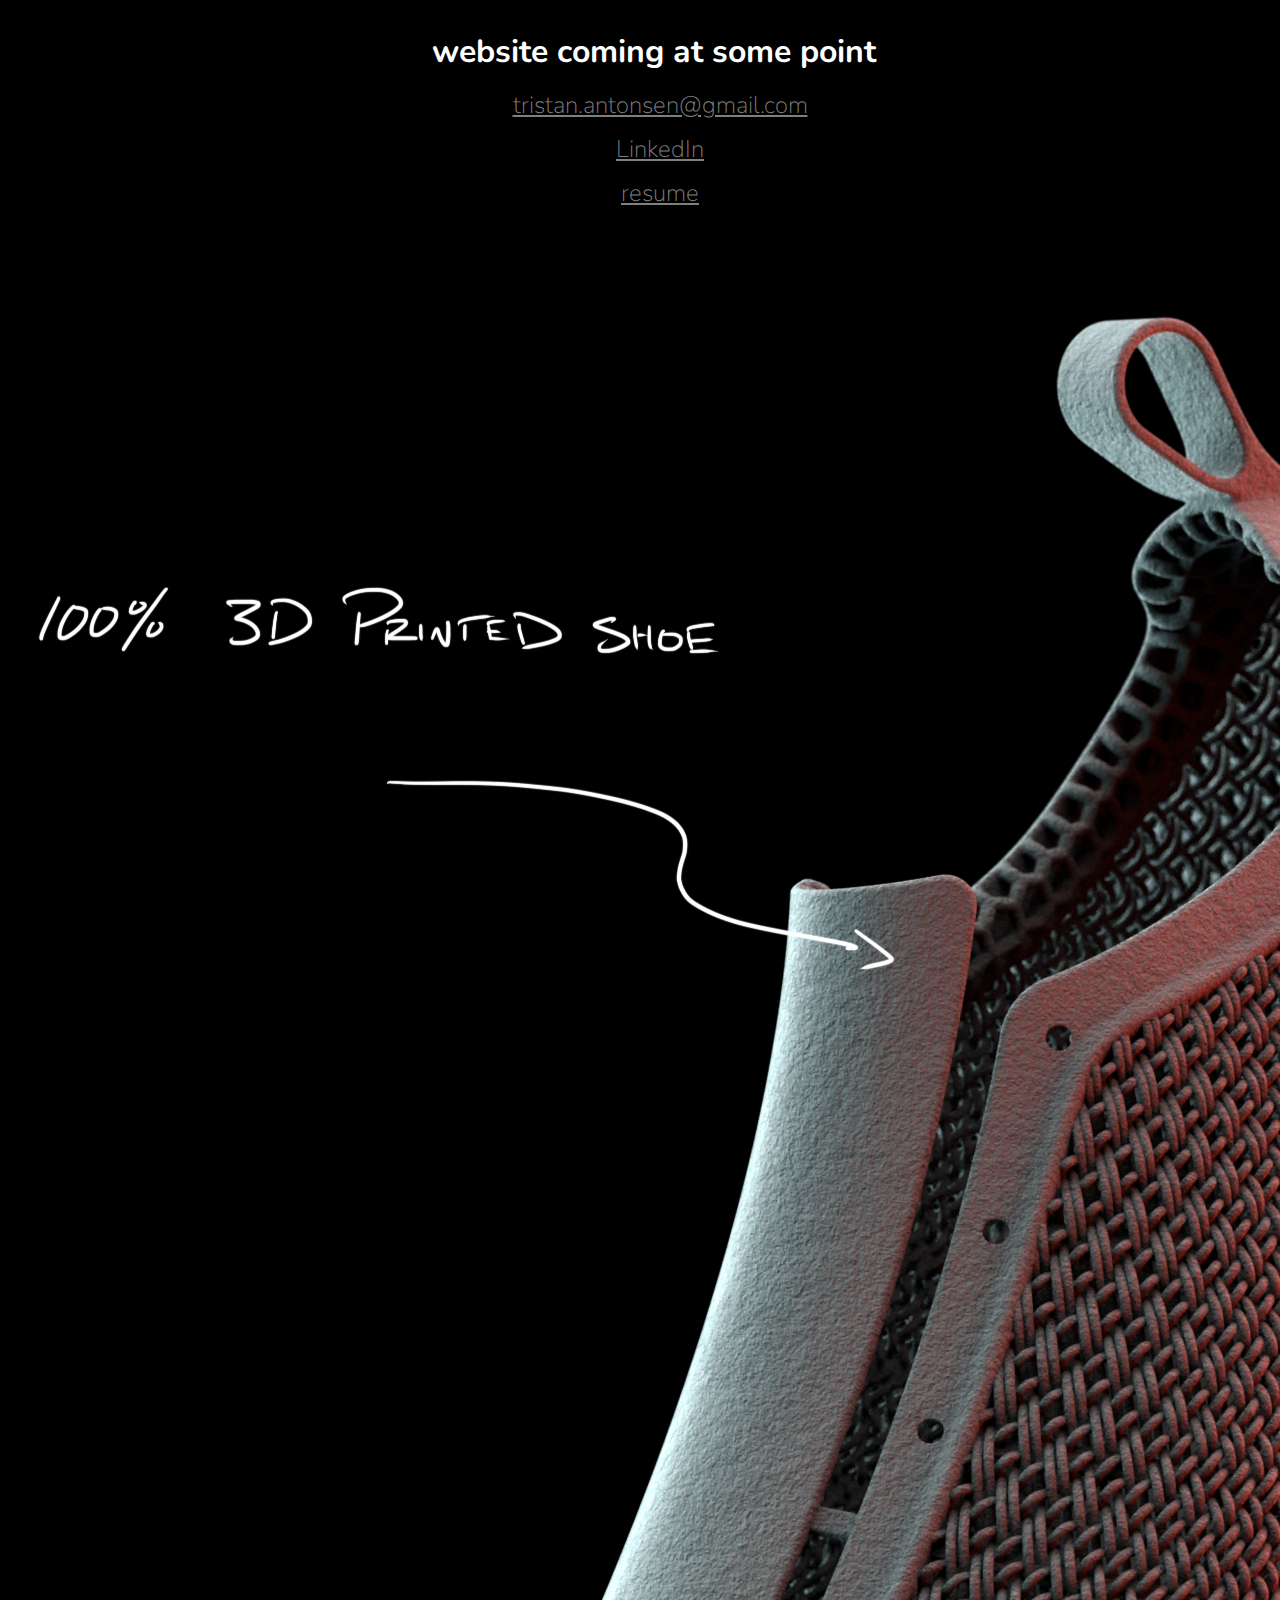
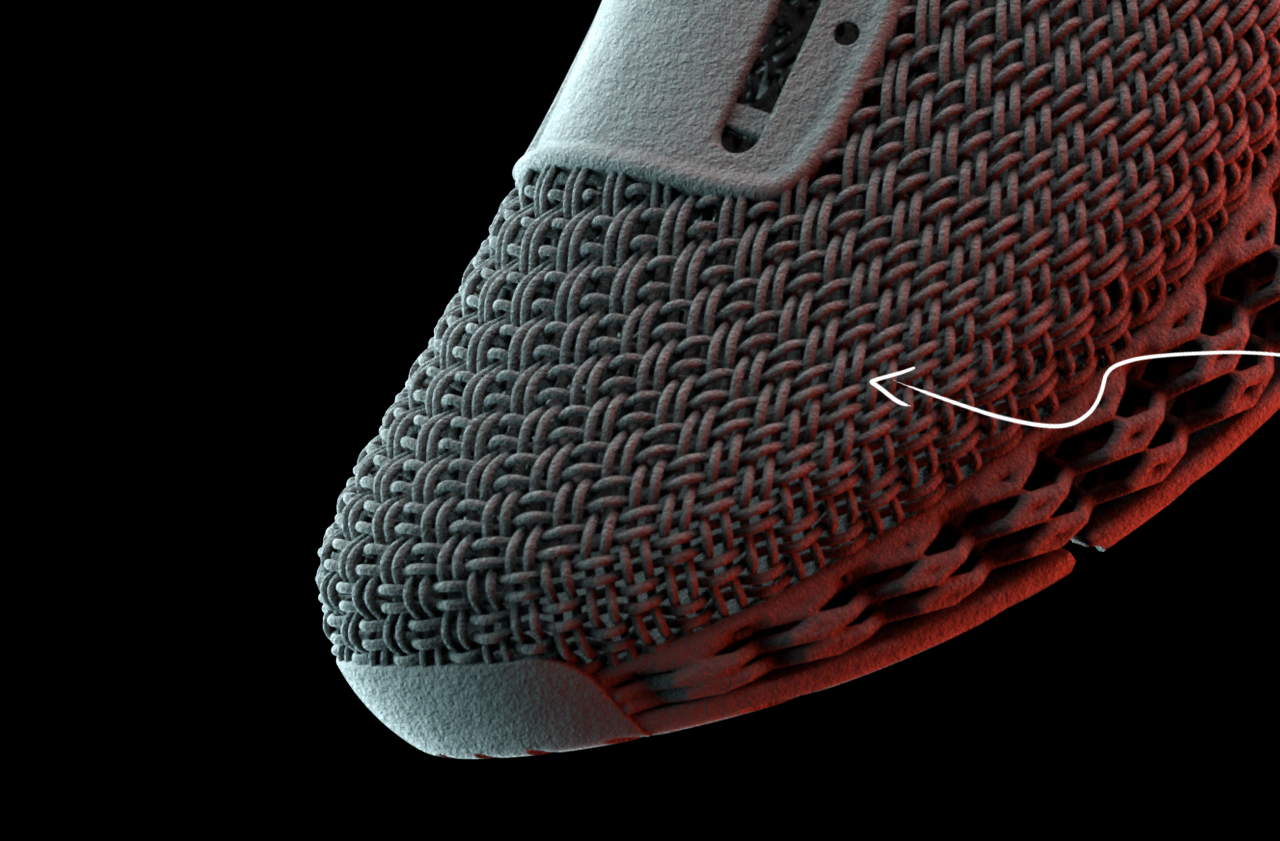
<file: index.html>
in<!doctype html>
<html lang="en">

<head>
    <!-- Required meta tags -->
    <meta charset="utf-8">
    <meta name="viewport" content="width=device-width, initial-scale=1, shrink-to-fit=no">

    <!-- Google Font -->
    <link href="https://fonts.googleapis.com/css?family=Nunito:200,300,400,700" rel="stylesheet">

    <!-- Bootstrap CSS -->
    <link rel="stylesheet" href="https://stackpath.bootstrapcdn.com/bootstrap/4.1.3/css/bootstrap.min.css"
        integrity="sha384-MCw98/SFnGE8fJT3GXwEOngsV7Zt27NXFoaoApmYm81iuXoPkFOJwJ8ERdknLPMO" crossorigin="anonymous">

    <!-- Custom CSS -->
    <link rel="stylesheet" href="app.css">

    <title>tristan antonsen</title>
</head>

<body>

    <section class="container-fluid px-0">
        <div class="row align-items-center">
            <div class="col-lg-6 col-md-12">
                <div id="headingGroup" class="text-white text-center d-lg-block mt-5">
                    <h1 class="">website coming at some point</h2>
                        <ul>
                            <li><a href="mailto:tristan.antonsen@gmail.com">tristan.antonsen@gmail.com</a></li>
                            <li><a href="https://www.linkedin.com/in/tristan-antonsen-12ab291b1/">LinkedIn</a></li>
                            <li><a href="files/Tristan_Antonsen_Resume.pdf" download="">resume</a></li>
                            <!-- <li><a href="files/TristanAntonsen_MiniPortfolio.pdf" download="">minimum viable portfolio</a></li> -->
                            <!-- <li><a href="3DViewer/3DViewer.html">3D Viewer (WIP)</a></li> -->
                        </ul>
                        <!-- <h2>tristan.antonsen@gmail.com</h2> -->
                        <!-- <h3>[not a link ^^ please copy & paste]</h3> -->
                </div>
            </div>
            <div class="col-md-12 col-lg-5" id="freezy">
                <img src="imgs/Freezy_square_annotated.png" alt="" class="img-fluid">
            </div>
        </div>
        <div id="spacer"></div>
        <div class="row align-items-center">
            <div class="col">
                <!-- <p class="text-center">if you would like to see more or chat about why I am so prominantly displaying this shoe, please feel free to send me a message</p> -->
                <!-- <p class="text-center">[in the meantime, I will be working on actually learning some web development (I know I could just use Wix, see: <a href="goatfarming.html">goat farming</a>)]</p> -->
            </div>
        </div>
    <!-- </section>

    <div id="spacer"></div>


    <div class="entry1">
        <h2>logic behind this page: MVP mini portfolio</h2>
        <img id="mvp" src="imgs/MVP_annotated.png" alt="">
        <h2>here are a couple more cool things</h2>
    </div>
    <div class="entry2">
        <img  id="mandible" src="files/Mandiblefinal3.gif" alt="">
    </div>
    <div class="entry2">
        <video  controls id="lattice" src="files/Simtarget_demo.mp4" alt="">        
    </div>

    </section> -->


    <!-- Optional JavaScript -->
    <!-- jQuery first, then Popper.js, then Bootstrap JS -->
    <script src="https://code.jquery.com/jquery-3.3.1.slim.min.js"
        integrity="sha384-q8i/X+965DzO0rT7abK41JStQIAqVgRVzpbzo5smXKp4YfRvH+8abtTE1Pi6jizo"
        crossorigin="anonymous"></script>
    <script src="https://cdnjs.cloudflare.com/ajax/libs/popper.js/1.14.3/umd/popper.min.js"
        integrity="sha384-ZMP7rVo3mIykV+2+9J3UJ46jBk0WLaUAdn689aCwoqbBJiSnjAK/l8WvCWPIPm49"
        crossorigin="anonymous"></script>
    <script src="https://stackpath.bootstrapcdn.com/bootstrap/4.1.3/js/bootstrap.min.js"
        integrity="sha384-ChfqqxuZUCnJSK3+MXmPNIyE6ZbWh2IMqE241rYiqJxyMiZ6OW/JmZQ5stwEULTy"
        crossorigin="anonymous"></script>

</body>

</html>
</file>
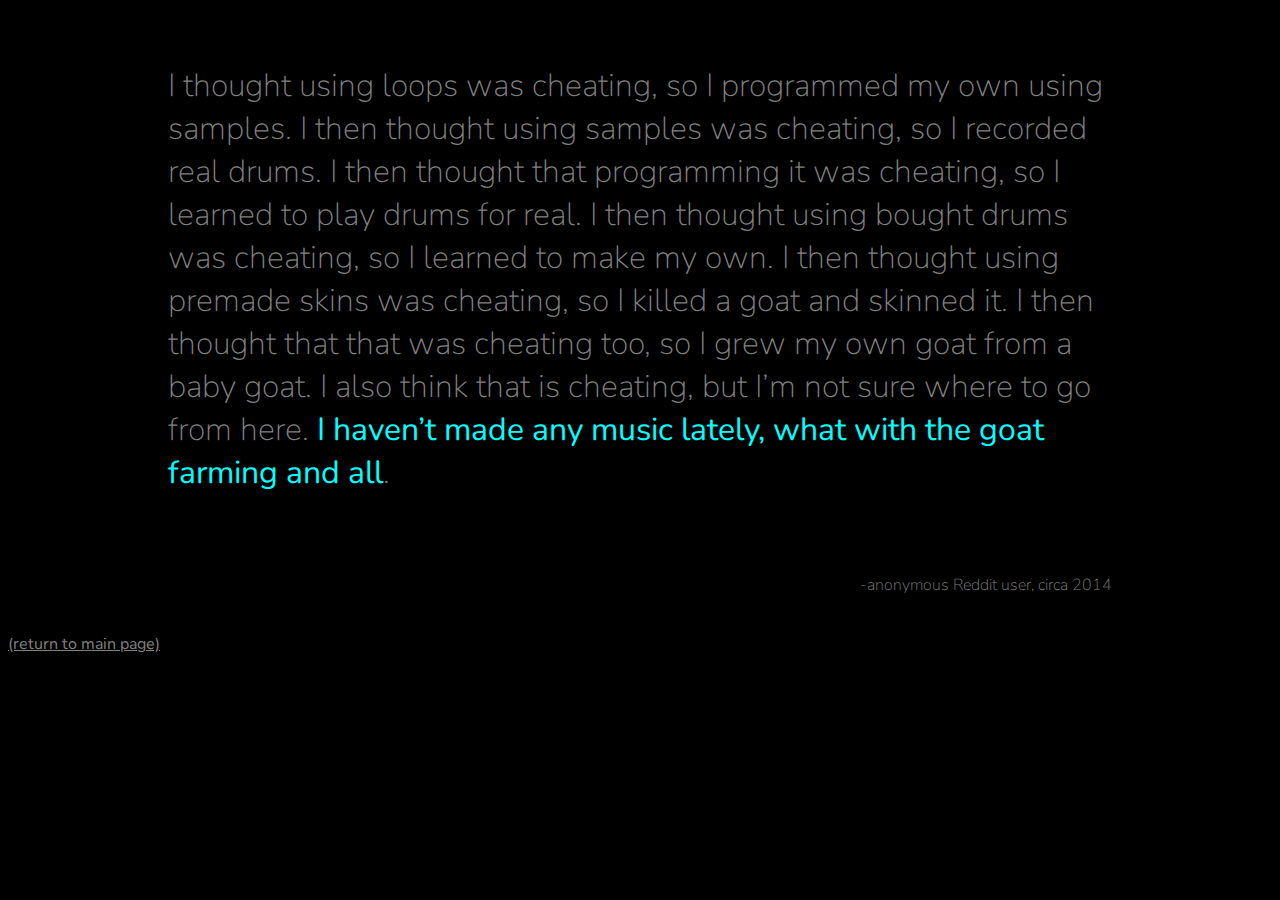
<file: goatfarming.html>
<!doctype html>
<html lang="en">

<head>
    <!-- Required meta tags -->
    <meta charset="utf-8">
    <meta name="viewport" content="width=device-width, initial-scale=1, shrink-to-fit=no">

    <!-- Google Font -->
    <link href="https://fonts.googleapis.com/css?family=Nunito:200,300,400,700" rel="stylesheet">

    <!-- Bootstrap CSS -->
    <link rel="stylesheet" href="https://stackpath.bootstrapcdn.com/bootstrap/4.1.3/css/bootstrap.min.css"
        integrity="sha384-MCw98/SFnGE8fJT3GXwEOngsV7Zt27NXFoaoApmYm81iuXoPkFOJwJ8ERdknLPMO" crossorigin="anonymous">

    <!-- Custom CSS -->
    <link rel="stylesheet" href="app.css">

    <title>tristan antonsen</title>
</head>

<body>
    <section id="container">
        <div>
            <p>I thought using loops was cheating, so I programmed my own using samples.
                I then thought using samples was cheating, so I recorded real drums.
                I then thought that programming it was cheating, so I learned to play drums for real.
                I then thought using bought drums was cheating, so I learned to make my own.
                I then thought using premade skins was cheating, so I killed a goat and skinned it.
                I then thought that that was cheating too, so I grew my own goat from a baby goat.
                I also think that is cheating, but I’m not sure where to go from here.
                <b>I haven’t made any music lately, what with the goat farming and all</b>.
            </hp>
            <h4>-anonymous Reddit user, circa 2014</h4>
        </div>
        <nav class="text-center"><a href="index">(return to main page)</a></nav>
    </section>

    <!-- Optional JavaScript -->
    <!-- jQuery first, then Popper.js, then Bootstrap JS -->
    <script src="https://code.jquery.com/jquery-3.3.1.slim.min.js"
        integrity="sha384-q8i/X+965DzO0rT7abK41JStQIAqVgRVzpbzo5smXKp4YfRvH+8abtTE1Pi6jizo"
        crossorigin="anonymous"></script>
    <script src="https://cdnjs.cloudflare.com/ajax/libs/popper.js/1.14.3/umd/popper.min.js"
        integrity="sha384-ZMP7rVo3mIykV+2+9J3UJ46jBk0WLaUAdn689aCwoqbBJiSnjAK/l8WvCWPIPm49"
        crossorigin="anonymous"></script>
    <script src="https://stackpath.bootstrapcdn.com/bootstrap/4.1.3/js/bootstrap.min.js"
        integrity="sha384-ChfqqxuZUCnJSK3+MXmPNIyE6ZbWh2IMqE241rYiqJxyMiZ6OW/JmZQ5stwEULTy"
        crossorigin="anonymous"></script>

</body>

</html>
</file>
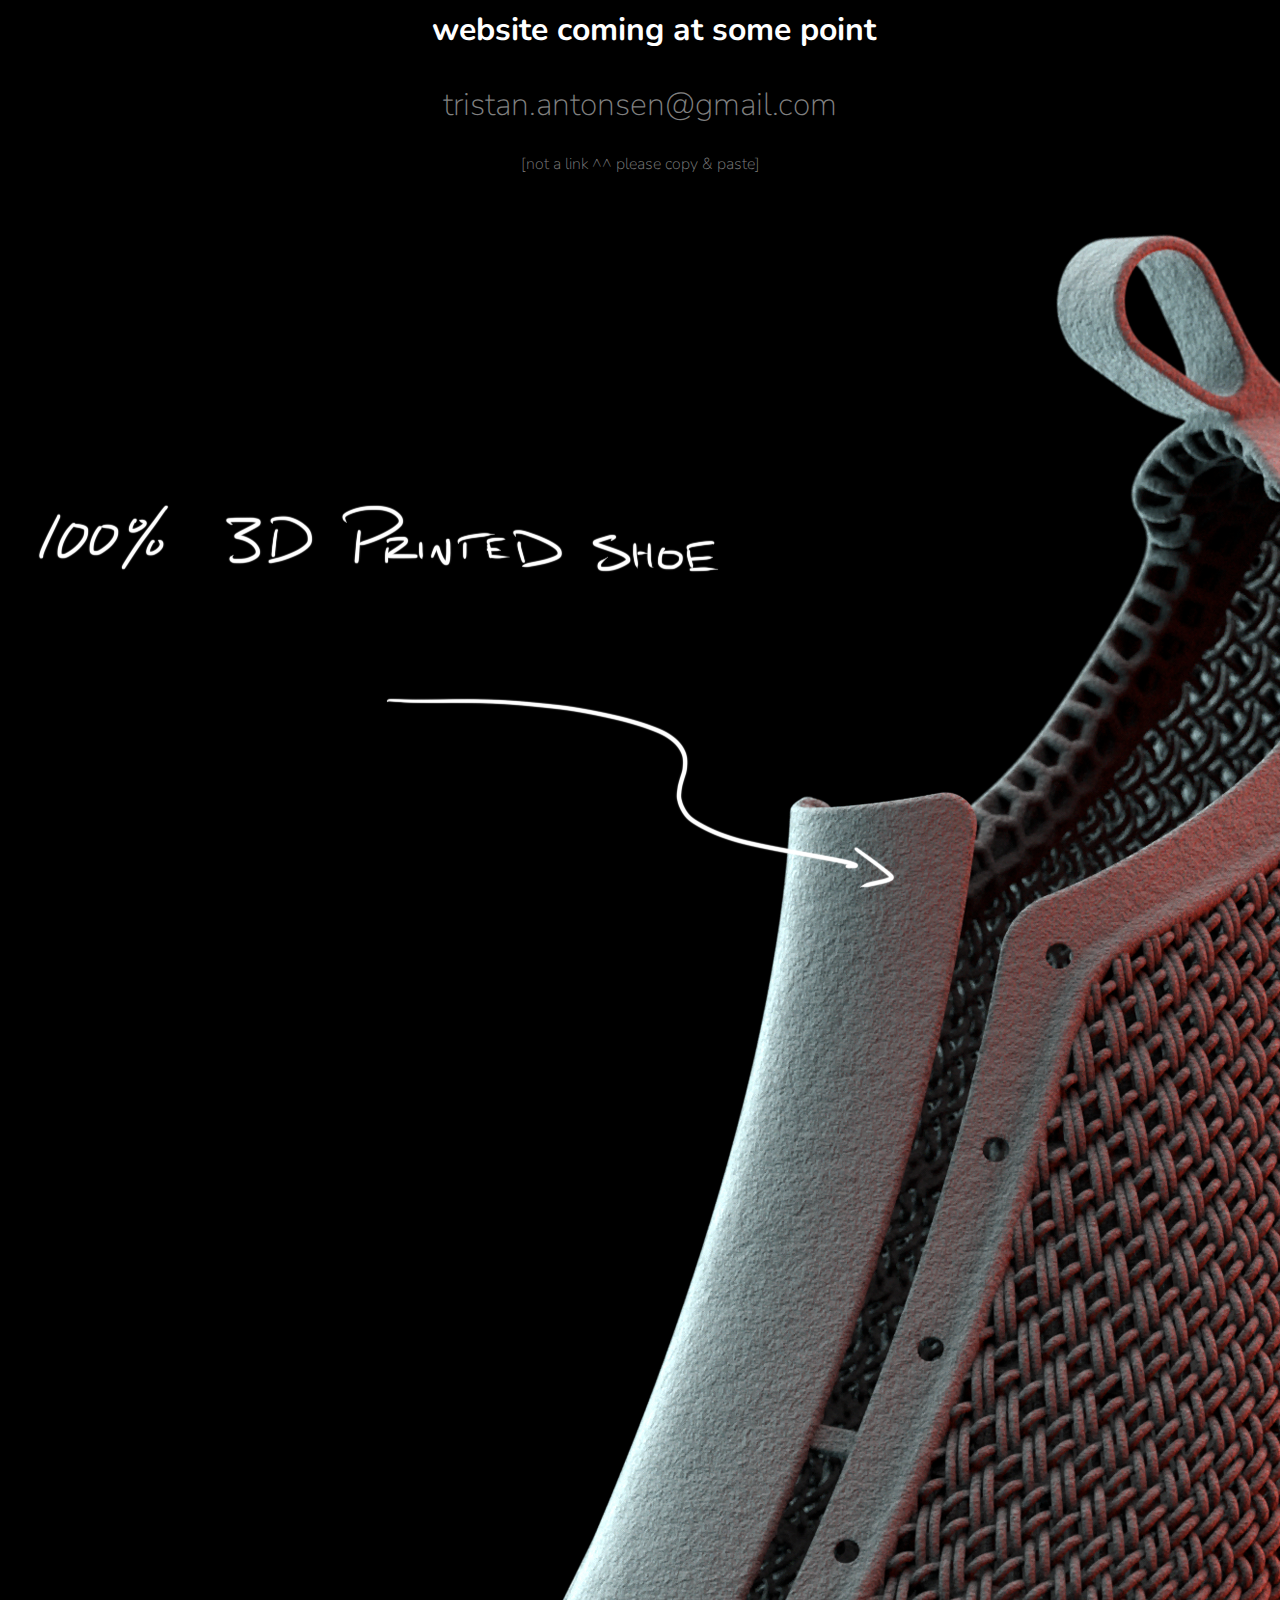
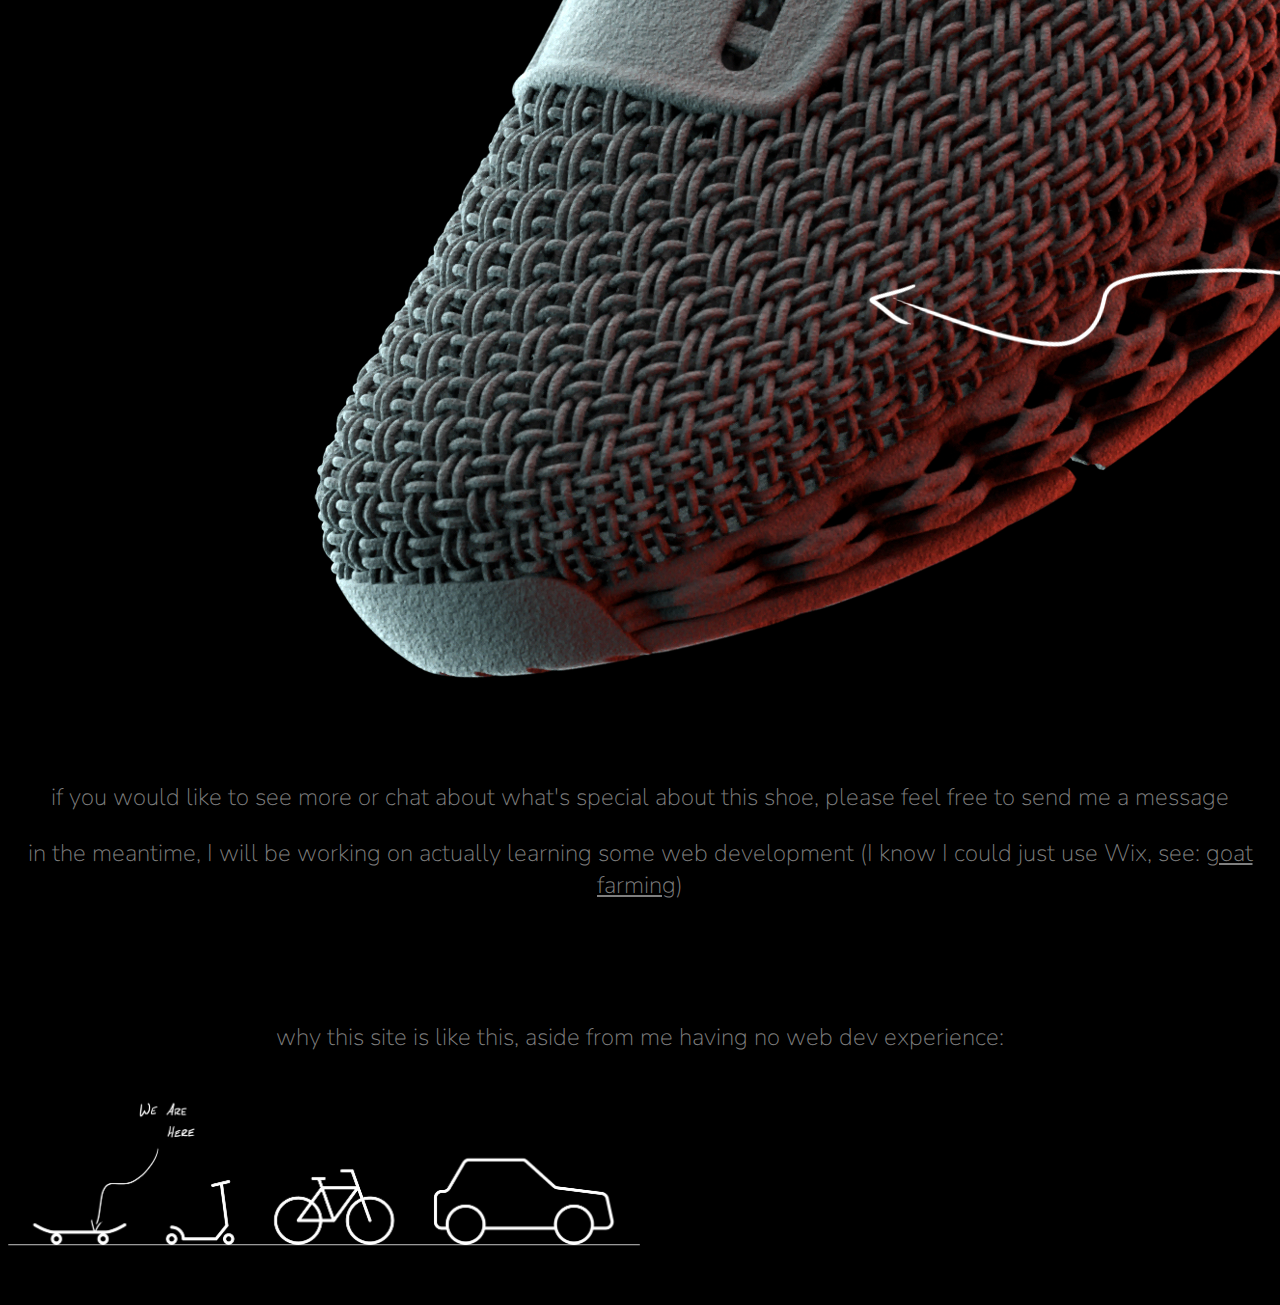
<file: home.html>
<!doctype html>
<html lang="en">

<head>
    <!-- Required meta tags -->
    <meta charset="utf-8">
    <meta name="viewport" content="width=device-width, initial-scale=1, shrink-to-fit=no">

    <!-- Google Font -->
    <link href="https://fonts.googleapis.com/css?family=Nunito:200,300,400,700" rel="stylesheet">

    <!-- Bootstrap CSS -->
    <link rel="stylesheet" href="https://stackpath.bootstrapcdn.com/bootstrap/4.1.3/css/bootstrap.min.css"
        integrity="sha384-MCw98/SFnGE8fJT3GXwEOngsV7Zt27NXFoaoApmYm81iuXoPkFOJwJ8ERdknLPMO" crossorigin="anonymous">

    <!-- Custom CSS -->
    <link rel="stylesheet" href="app.css">

    <title>tristan antonsen</title>
</head>

<body>

    <section class="container-fluid px-0">
        <div class="row align-items-center">
            <div class="col-lg-6 col-md-12">
                <div id="headingGroup" class="text-white text-center d-lg-block mt-5">
                    <h1 class="">website coming at some point</h2>
                        <h2>tristan.antonsen@gmail.com</h2>
                        <h3>[not a link ^^ please copy & paste]</h3>
                </div>
            </div>
            <div class="col-md-12 col-lg-5">
                <img src="imgs/Freezy_square_annotated.png" alt="" class="img-fluid">
            </div>
        </div>
        <div id="spacer"></div>
        <div class="row align-items-center">
            <div class="col">
                <p class="text-center">if you would like to see more or chat about what's special about this shoe, please feel free to send me a message</p>
                <p class="text-center">in the meantime, I will be working on actually learning some web development (I know I could just use Wix, see: <a href="goatfarming">goat farming</a>)</p>
            </div>
        </div>

    </section>
    <div id="spacer"></div>

    <section class="container-fluid">
        <div class="col">
            <div class="row text-center">
                <p class="text-center" id="bottomtext">why this site is like this, aside from me having no web dev experience:</p>
            </div>
            <div>
                <img id="mvp" src="imgs/MVP_annotated.png" alt="">
            </div>
        </div>

    </section>


    <!-- Optional JavaScript -->
    <!-- jQuery first, then Popper.js, then Bootstrap JS -->
    <script src="https://code.jquery.com/jquery-3.3.1.slim.min.js"
        integrity="sha384-q8i/X+965DzO0rT7abK41JStQIAqVgRVzpbzo5smXKp4YfRvH+8abtTE1Pi6jizo"
        crossorigin="anonymous"></script>
    <script src="https://cdnjs.cloudflare.com/ajax/libs/popper.js/1.14.3/umd/popper.min.js"
        integrity="sha384-ZMP7rVo3mIykV+2+9J3UJ46jBk0WLaUAdn689aCwoqbBJiSnjAK/l8WvCWPIPm49"
        crossorigin="anonymous"></script>
    <script src="https://stackpath.bootstrapcdn.com/bootstrap/4.1.3/js/bootstrap.min.js"
        integrity="sha384-ChfqqxuZUCnJSK3+MXmPNIyE6ZbWh2IMqE241rYiqJxyMiZ6OW/JmZQ5stwEULTy"
        crossorigin="anonymous"></script>

</body>

</html>
</file>
<file: app.css>
body {
    /* margin:0px; */
    /* this is common for people to do  */
    background-color: black;
    /* border: 3px solid blue; */
    font-family: "Nunito"; 
}
h1 {
    padding-left: .9em;
    margin: 0px;
    text-align: center;
    color: white;
}

h2 {
    text-align: center;
    color: gray;
    font-size: 2em;
    margin-top: 1em;
    font-weight: 200;
}

li {
    text-align: center;
    color: gray;
    font-size: 1.5em;
    margin-top: 1em;
    font-weight: 100;
    list-style-type: none;
    padding-left: 0;
    margin:0.5em;
}

p {
    text-align: center;
    color: gray;
    font-size: 1.5em;
    margin-top: 1em;
    font-weight: 200;
}


h3 {
    text-align: center;
    color: gray;
    font-size: 1em;
    margin-top: 1em;
    font-weight: 100;
}

b {
    color: aqua;
}

#container h4 {
    padding: .5em 5em;
    text-align: right;
    color: gray;
    font-size: 1em;
    font-weight: lighter;
}

@media all {
    #container p {
        padding: 1em 5em;
        font-size: 1em;
        text-align: left;
        color: gray;
    }

    }

@media (min-width:576px){
    #container p {
        padding: 1em 5em;
        font-size: 1.5em;
        text-align: left;
        color: gray;
    }
    #container h4 {
        padding: 1em 10em;
    }
}

@media (min-width:992px){
    #container p {
        padding: 1em 5em;
        font-size: 2em;
        text-align: left;
        color: gray;
    }
    }



nav a:hover {
    color: #ff5400;
    text-decoration: underline;
}

a {
    color: gray;
    text-decoration: underline;
}

a:hover {
    color: aqua;
}
#bottomtext {
    margin-top: 5em;
}

.entry1 {
    display: flex;
    flex-direction: column;
    width: 100%;
    background-color: black;
    align-items: center;
    margin: 5em 0;
}
.entry2 {
    display: flex;
    background-color: black;
    flex-direction: column;
    align-items: center;
    margin-top: 5em;
}
.entry3 {
    display: flex;
    background-color: black;
    flex-direction: column;
    align-items: center;
}

#mvp {
    display: flex;
    width: 50%;
}
 
#mandible {
        width: 50%;
}
#lattice {
        width: 50%;
}
.entry2 p {
    width: 50%;
    text-align: left;
}
.entry3 p {
    width: 50%;
    text-align: center;
}

#freezy {
    padding-top: 3em;
}
</file>
